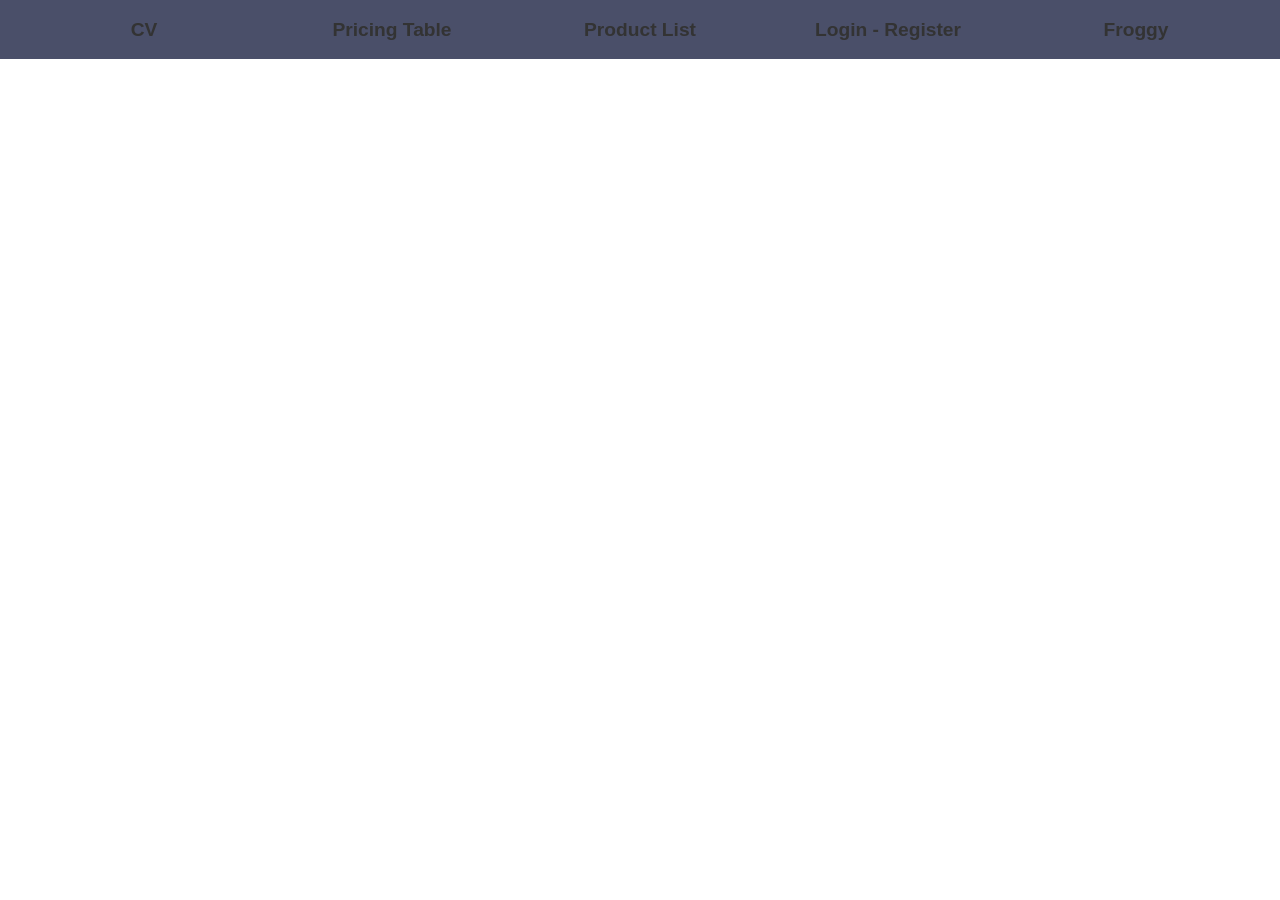
<file: index.html>
<!DOCTYPE html>
<html lang="en">
  <head>
    <meta charset="UTF-8" />
    <meta name="viewport" content="width=device-width, initial-scale=1.0" />
    <title>Home Page</title>

    <!-- Styles -->
    <link rel="stylesheet" href="./css/reset.css" />
    <link rel="stylesheet" href="./css/style.css" />
  </head>
  <body>
    <div class="container-home">
      <ul>
        <li><a href="./cv-flex.html" target="_blank">CV</a></li>
        <li>
          <a href="./pricing-table-flex.html" target="_blank">Pricing Table</a>
        </li>
        <li><a href="./product-list.html" target="_blank">Product List</a></li>
        <li>
          <a href="./register-layout.html" target="_blank">Login - Register</a>
        </li>
        <li><a href="./froggy.html" target="_blank">Froggy</a></li>
      </ul>
    </div>
  </body>
</html>
</file>
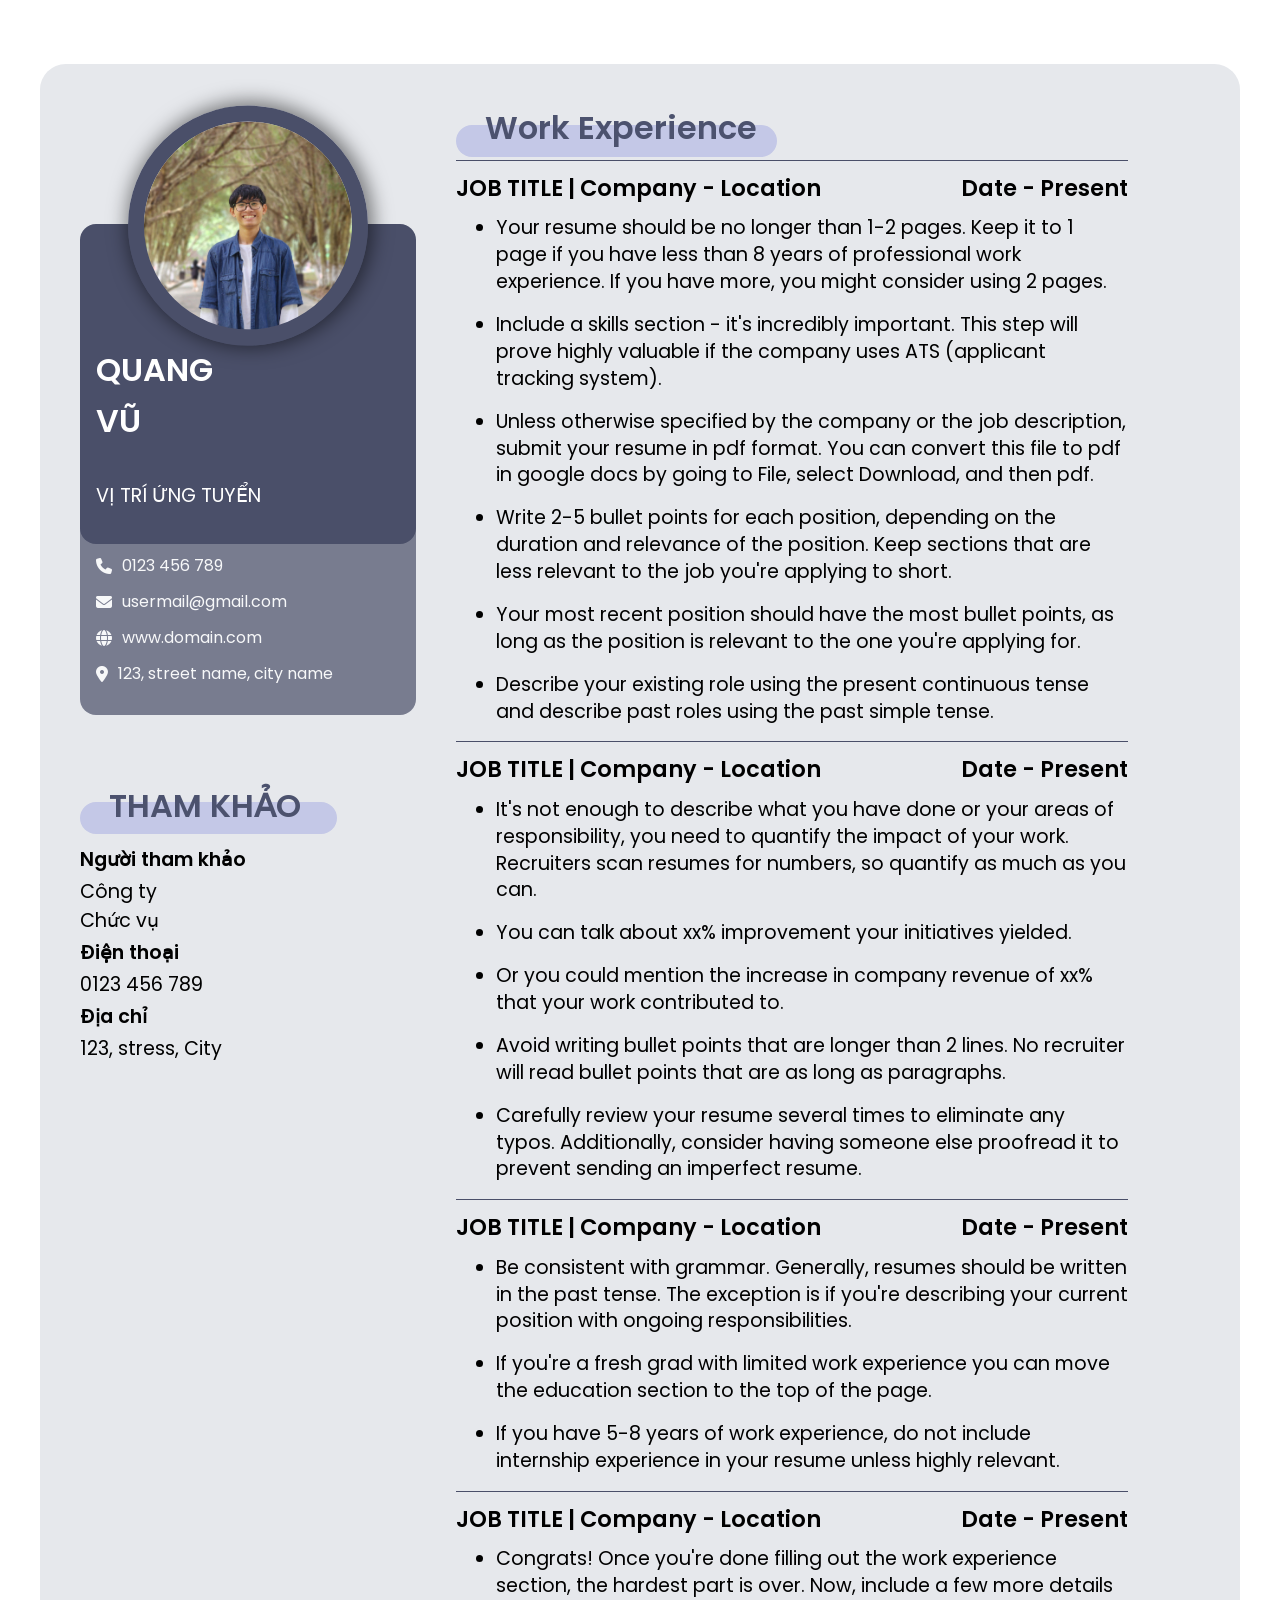
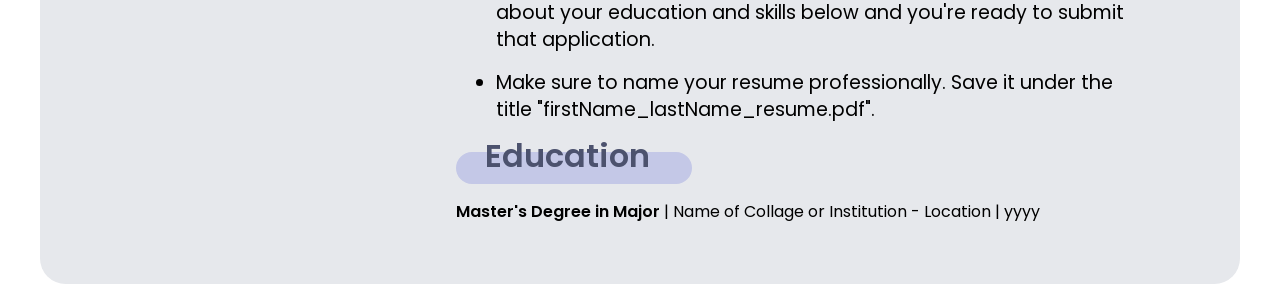
<file: cv-flex.html>
<!DOCTYPE html>
<html lang="en">
  <head>
    <meta charset="UTF-8" />
    <meta name="viewport" content="width=device-width, initial-scale=1.0" />
    <title>CV Christopher Miller</title>
    <!-- Font -->
    <link rel="preconnect" href="https://fonts.googleapis.com" />
    <link rel="preconnect" href="https://fonts.gstatic.com" crossorigin="" />
    <link
      href="https://fonts.googleapis.com/css2?family=Montserrat:ital,wght@0,100..900;1,100..900&amp;family=Poppins:ital,wght@0,100;0,200;0,300;0,400;0,500;0,600;0,700;0,800;0,900;1,100;1,200;1,300;1,400;1,500;1,600;1,700;1,800;1,900&amp;display=swap"
      rel="stylesheet"
    />
    <!-- Icon -->
    <link
      rel="stylesheet"
      href="https://cdnjs.cloudflare.com/ajax/libs/font-awesome/6.7.2/css/all.min.css"
      integrity="sha512-Evv84Mr4kqVGRNSgIGL/F/aIDqQb7xQ2vcrdIwxfjThSH8CSR7PBEakCr51Ck+w+/U6swU2Im1vVX0SVk9ABhg=="
      crossorigin="anonymous"
      referrerpolicy="no-referrer"
    />
    <!-- Styles -->
    <link rel="stylesheet" href="./css/reset.css" />
    <link rel="stylesheet" href="./css/style.css" />
  </head>
  <body>
    <div class="container-cv">
      <div class="wrapper">
        <!-- Sidebar -->
        <div class="sidebar">
          <div class="user">
            <img src="./img/avt.jpg" alt="" />
            <div class="info">
              <span class="name">Quang Vũ</span>
              <span class="apply">VỊ TRÍ ỨNG TUYỂN</span>
            </div>
          </div>
          <div class="contacts">
            <div class="item">
              <span class="icon"><i class="fa-solid fa-phone"></i></span>
              <span class="info">0123 456 789</span>
            </div>
            <div class="item">
              <span class="icon"><i class="fa-solid fa-envelope"></i></span>
              <span class="info">usermail@gmail.com</span>
            </div>
            <div class="item">
              <span class="icon"><i class="fa-solid fa-globe"></i></span>
              <span class="info">www.domain.com</span>
            </div>
            <div class="item">
              <span class="icon"><i class="fa-solid fa-location-dot"></i></span>
              <span class="info">123, street name, city name</span>
            </div>
          </div>
          <div class="box reference">
            <h1 class="title">THAM KHẢO</h1>
            <div class="item">
              <h2>Người tham khảo</h2>
              <div class="info">
                <span>Công ty</span>
                <span>Chức vụ</span>
              </div>
            </div>
            <div class="item">
              <h2>Điện thoại</h2>
              <div class="info">
                <span>0123 456 789</span>
              </div>
            </div>
            <div class="item">
              <h2>Địa chỉ</h2>
              <div class="info">
                <span>123, stress, City</span>
              </div>
            </div>
          </div>
        </div>
        <!-- Main Content -->
        <div class="main">
          <!-- Content -->
          <div class="box content">
            <h1>Work Experience</h1>

            <!-- Block 1 -->
            <div class="content-block">
              <div class="heading">
                <h2>JOB TITLE | Company - Location</h2>
                <h2>Date - Present</h2>
              </div>

              <!-- list -->
              <div class="list">
                <ul>
                  <li>
                    Your resume should be no longer than 1-2 pages. Keep it to 1
                    page if you have less than 8 years of professional work
                    experience. If you have more, you might consider using 2
                    pages.
                  </li>
                  <li>
                    Include a skills section - it's incredibly important. This
                    step will prove highly valuable if the company uses ATS
                    (applicant tracking system).
                  </li>
                  <li>
                    Unless otherwise specified by the company or the job
                    description, submit your resume in pdf format. You can
                    convert this file to pdf in google docs by going to File,
                    select Download, and then pdf.
                  </li>
                  <li>
                    Write 2-5 bullet points for each position, depending on the
                    duration and relevance of the position. Keep sections that
                    are less relevant to the job you're applying to short.
                  </li>
                  <li>
                    Your most recent position should have the most bullet
                    points, as long as the position is relevant to the one
                    you're applying for.
                  </li>
                  <li>
                    Describe your existing role using the present continuous
                    tense and describe past roles using the past simple tense.
                  </li>
                </ul>
              </div>
            </div>

            <!-- Block 2 -->
            <div class="content-block">
              <div class="heading">
                <h2>JOB TITLE | Company - Location</h2>
                <h2>Date - Present</h2>
              </div>

              <!-- list -->
              <div class="list">
                <ul>
                  <li>
                    It's not enough to describe what you have done or your areas
                    of responsibility, you need to quantify the impact of your
                    work. Recruiters scan resumes for numbers, so quantify as
                    much as you can.
                  </li>
                  <li>
                    You can talk about xx% improvement your initiatives yielded.
                  </li>
                  <li>
                    Or you could mention the increase in company revenue of xx%
                    that your work contributed to.
                  </li>
                  <li>
                    Avoid writing bullet points that are longer than 2 lines. No
                    recruiter will read bullet points that are as long as
                    paragraphs.
                  </li>
                  <li>
                    Carefully review your resume several times to eliminate any
                    typos. Additionally, consider having someone else proofread
                    it to prevent sending an imperfect resume.
                  </li>
                </ul>
              </div>
            </div>

            <!-- Block 3 -->
            <div class="content-block">
              <div class="heading">
                <h2>JOB TITLE | Company - Location</h2>
                <h2>Date - Present</h2>
              </div>

              <!-- list -->
              <div class="list">
                <ul>
                  <li>
                    Be consistent with grammar. Generally, resumes should be
                    written in the past tense. The exception is if you're
                    describing your current position with ongoing
                    responsibilities.
                  </li>
                  <li>
                    If you're a fresh grad with limited work experience you can
                    move the education section to the top of the page.
                  </li>
                  <li>
                    If you have 5-8 years of work experience, do not include
                    internship experience in your resume unless highly relevant.
                  </li>
                </ul>
              </div>
            </div>

            <!-- Block 4 -->
            <div class="content-block">
              <div class="heading">
                <h2>JOB TITLE | Company - Location</h2>
                <h2>Date - Present</h2>
              </div>

              <!-- list -->
              <div class="list">
                <ul>
                  <li>
                    Congrats! Once you're done filling out the work experience
                    section, the hardest part is over. Now, include a few more
                    details about your education and skills below and you're
                    ready to submit that application.
                  </li>
                  <li>
                    Make sure to name your resume professionally. Save it under
                    the title "firstName_lastName_resume.pdf".
                  </li>
                </ul>
              </div>
            </div>
            <div class="box education">
              <h1>Education</h1>
              <p>
                <b>Master's Degree in Major</b> | Name of Collage or Institution
                - Location | yyyy
              </p>
            </div>
          </div>
        </div>
      </div>
    </div>
  </body>
</html>
</file>
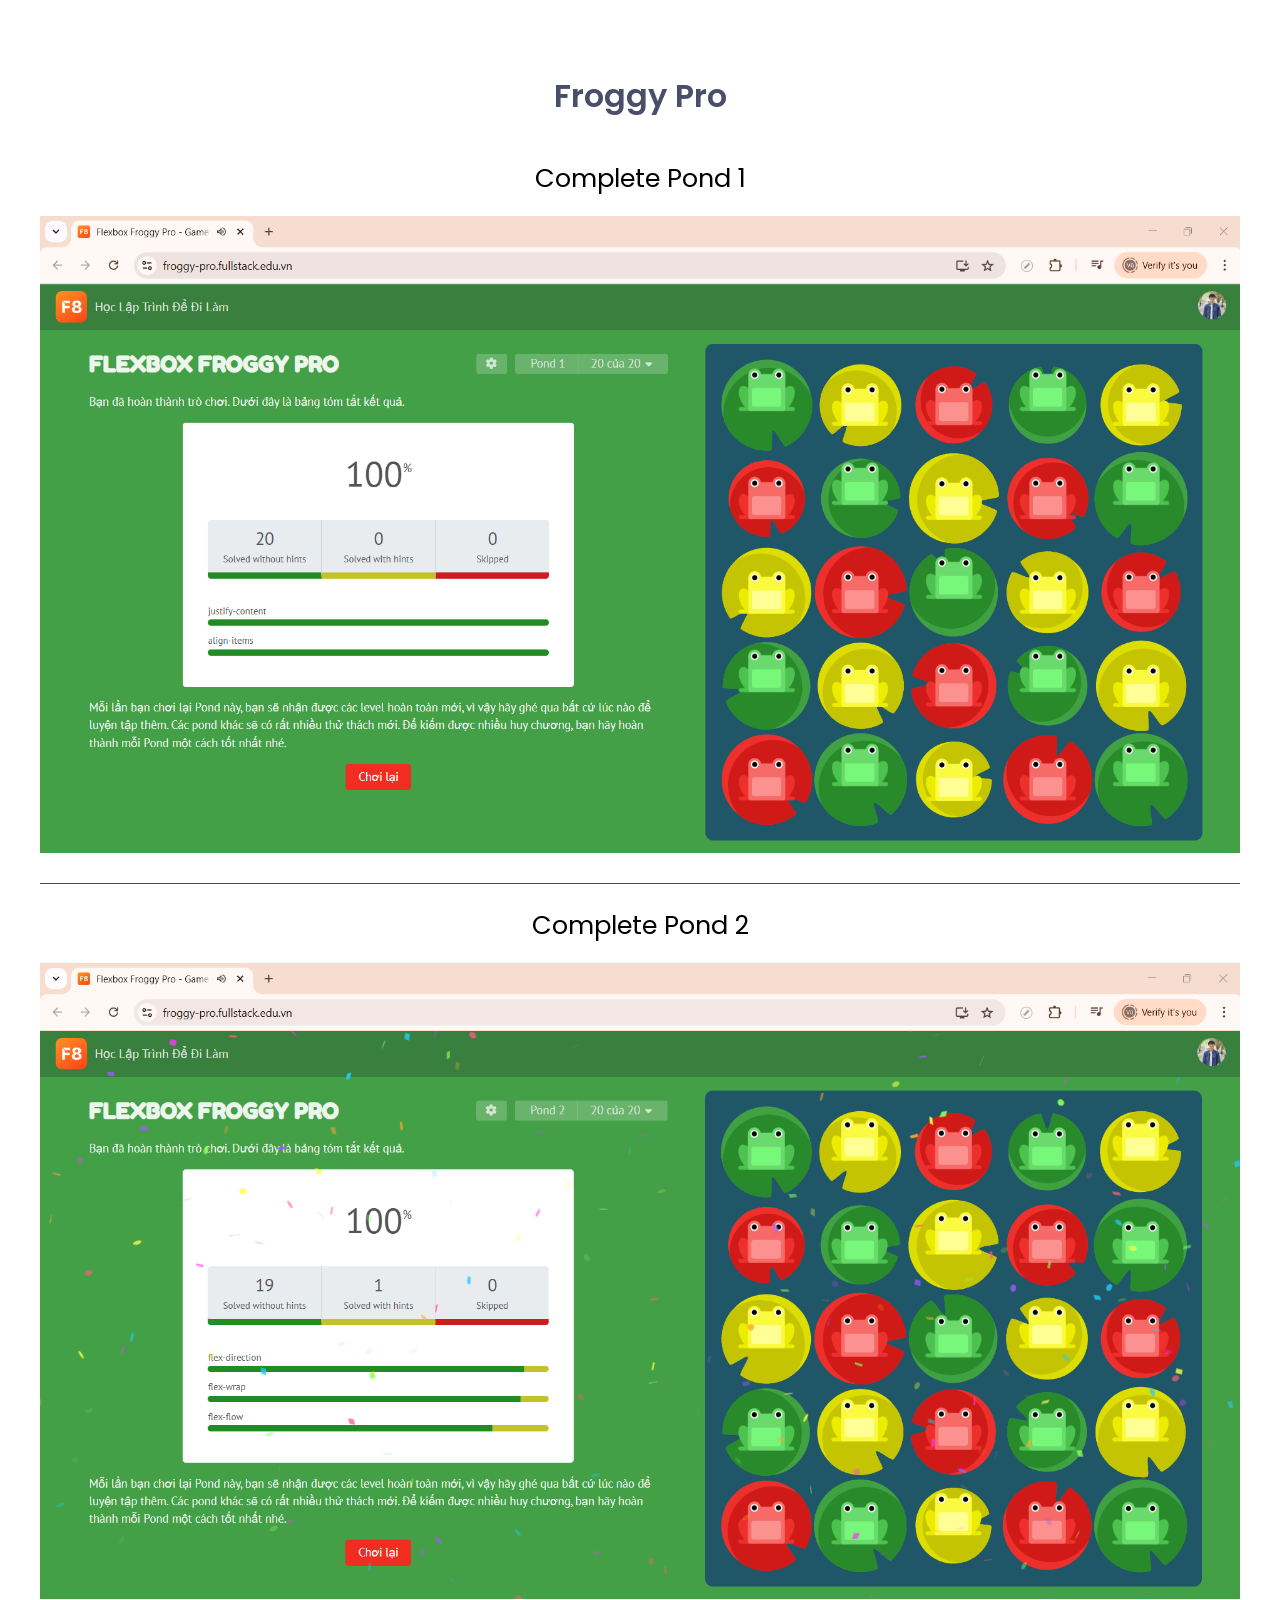
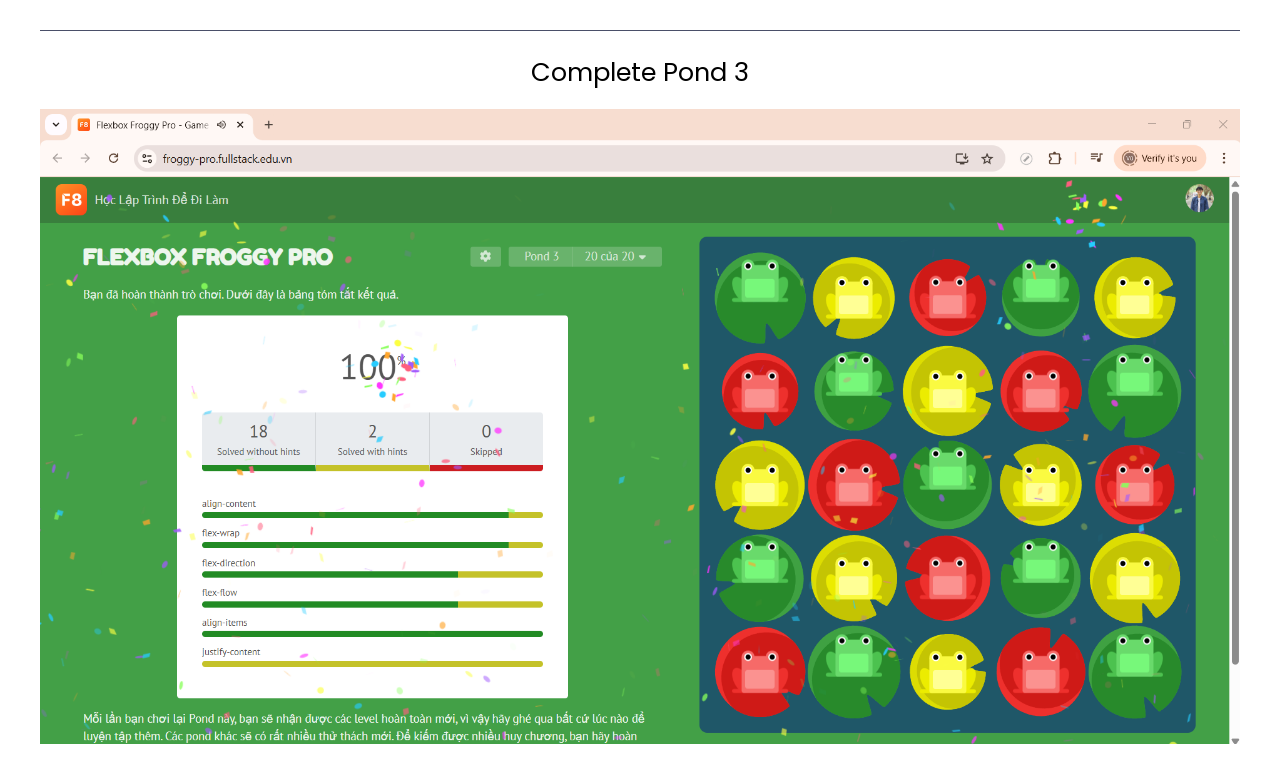
<file: froggy.html>
<!DOCTYPE html>
<html lang="en">
  <head>
    <meta charset="UTF-8" />
    <meta name="viewport" content="width=device-width, initial-scale=1.0" />
    <title>Froggy</title>
    <!-- Font -->
    <link rel="preconnect" href="https://fonts.googleapis.com" />
    <link rel="preconnect" href="https://fonts.gstatic.com" crossorigin="" />
    <link
      href="https://fonts.googleapis.com/css2?family=Montserrat:ital,wght@0,100..900;1,100..900&amp;family=Poppins:ital,wght@0,100;0,200;0,300;0,400;0,500;0,600;0,700;0,800;0,900;1,100;1,200;1,300;1,400;1,500;1,600;1,700;1,800;1,900&amp;display=swap"
      rel="stylesheet"
    />
    <!-- Styles -->
    <link rel="stylesheet" href="./css/reset.css" />
    <link rel="stylesheet" href="./css/style.css" />
  </head>
  <body>
    <div class="container-froggy">
      <h1>Froggy Pro</h1>
      <div class="box">
        <h2>Complete Pond 1</h2>
        <img src="./img/froggy-1.png" alt="Pond 1" />
      </div>
      <div class="box">
        <h2>Complete Pond 2</h2>
        <img src="./img/froggy-2.png" alt="Pond 2" />
      </div>
      <div class="box">
        <h2>Complete Pond 3</h2>
        <img src="./img/froggy-3.png" alt="Pond 3" />
      </div>
    </div>
  </body>
</html>
</file>
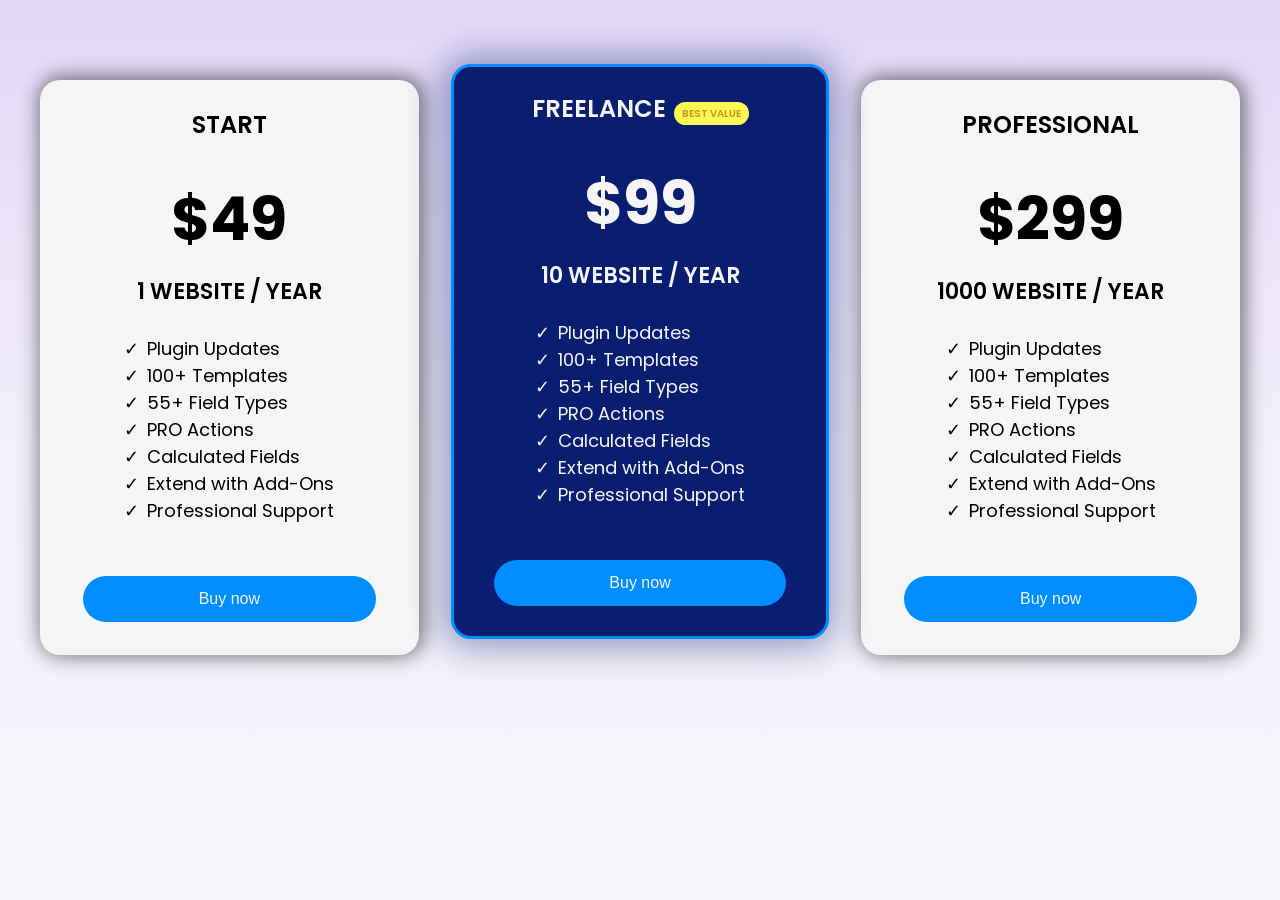
<file: pricing-table-flex.html>
<!DOCTYPE html>
<html lang="en">
  <head>
    <meta charset="UTF-8" />
    <meta name="viewport" content="width=device-width, initial-scale=1.0" />
    <title>Pricing Table Flex</title>
    <!-- Font -->
    <link rel="preconnect" href="https://fonts.googleapis.com" />
    <link rel="preconnect" href="https://fonts.gstatic.com" crossorigin="" />
    <link
      href="https://fonts.googleapis.com/css2?family=Montserrat:ital,wght@0,100..900;1,100..900&amp;family=Poppins:ital,wght@0,100;0,200;0,300;0,400;0,500;0,600;0,700;0,800;0,900;1,100;1,200;1,300;1,400;1,500;1,600;1,700;1,800;1,900&amp;display=swap"
      rel="stylesheet"
    />
    <!-- Styles -->
    <link rel="stylesheet" href="./css/reset.css" />
    <link rel="stylesheet" href="./css/style.css" />
  </head>
  <body>
    <div class="pricing-table">
      <div class="container">
        <!-- Price 1 -->
        <div class="box">
          <h1>Start</h1>
          <span class="price">$49</span>
          <h2>1 WEBSITE / YEAR</h2>
          <ul class="check-list">
            <li class="check-list-item">Plugin Updates</li>
            <li class="check-list-item">100+ Templates</li>
            <li class="check-list-item">55+ Field Types</li>
            <li class="check-list-item">PRO Actions</li>
            <li class="check-list-item">Calculated Fields</li>
            <li class="check-list-item">Extend with Add-Ons</li>
            <li class="check-list-item">Professional Support</li>
          </ul>
          <button>Buy now</button>
        </div>
        <!-- Price 2 -->
        <div class="box">
          <h1>Freelance</h1>
          <span class="price">$99</span>
          <h2>10 WEBSITE / YEAR</h2>
          <ul class="check-list">
            <li class="check-list-item">Plugin Updates</li>
            <li class="check-list-item">100+ Templates</li>
            <li class="check-list-item">55+ Field Types</li>
            <li class="check-list-item">PRO Actions</li>
            <li class="check-list-item">Calculated Fields</li>
            <li class="check-list-item">Extend with Add-Ons</li>
            <li class="check-list-item">Professional Support</li>
          </ul>
          <button>Buy now</button>
        </div>
        <!-- Price 3 -->
        <div class="box">
          <h1>Professional</h1>
          <span class="price">$299</span>
          <h2>1000 WEBSITE / YEAR</h2>
          <ul class="check-list">
            <li class="check-list-item">Plugin Updates</li>
            <li class="check-list-item">100+ Templates</li>
            <li class="check-list-item">55+ Field Types</li>
            <li class="check-list-item">PRO Actions</li>
            <li class="check-list-item">Calculated Fields</li>
            <li class="check-list-item">Extend with Add-Ons</li>
            <li class="check-list-item">Professional Support</li>
          </ul>
          <button>Buy now</button>
        </div>
      </div>
    </div>
  </body>
</html>
</file>
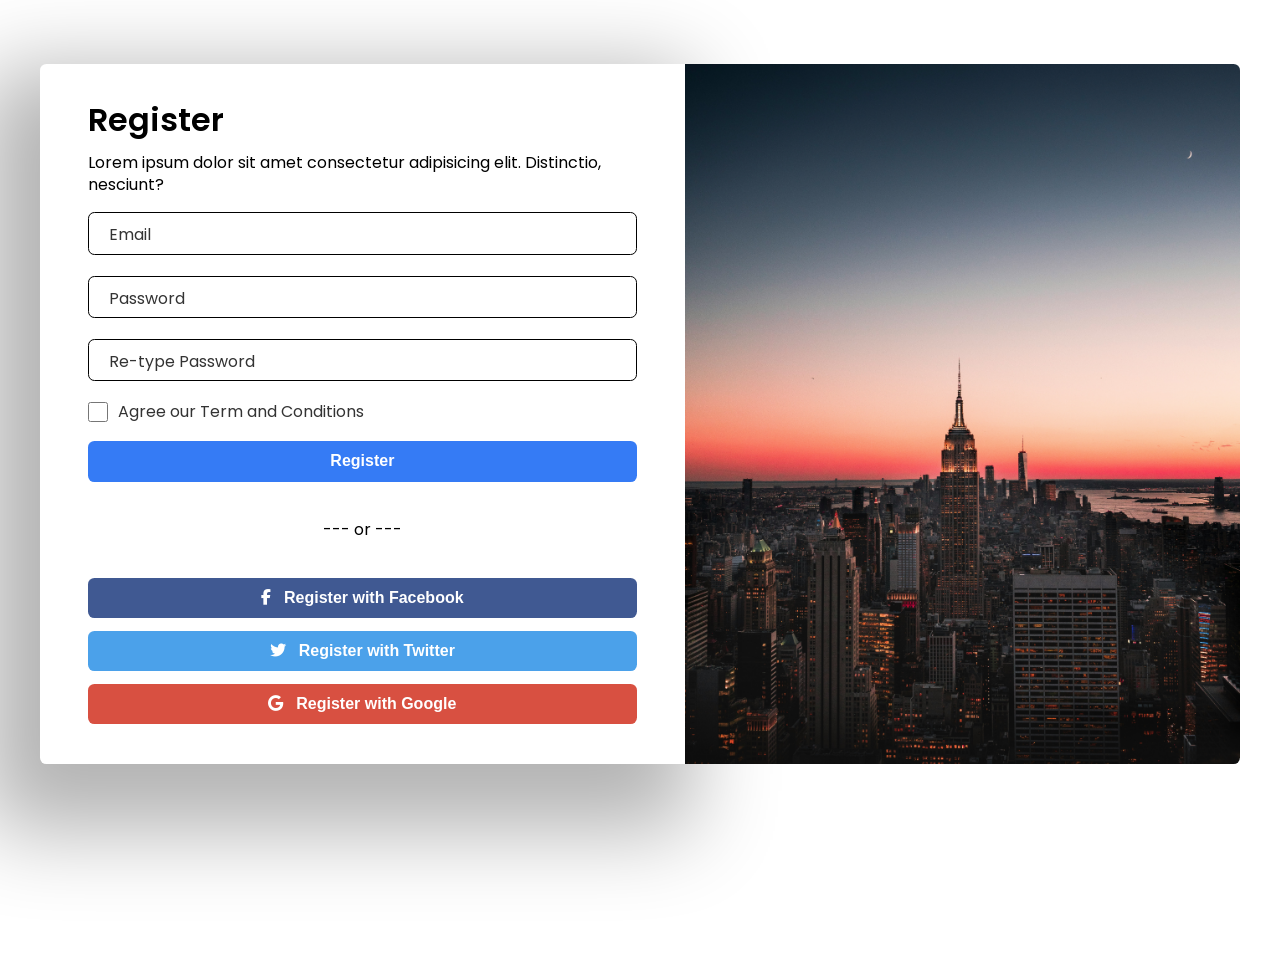
<file: register-layout.html>
<!DOCTYPE html>
<html lang="en">
  <head>
    <meta charset="UTF-8" />
    <meta name="viewport" content="width=device-width, initial-scale=1.0" />
    <title>Register Layout</title>
    <!-- Font -->
    <link rel="preconnect" href="https://fonts.googleapis.com" />
    <link rel="preconnect" href="https://fonts.gstatic.com" crossorigin="" />
    <link
      href="https://fonts.googleapis.com/css2?family=Montserrat:ital,wght@0,100..900;1,100..900&amp;family=Poppins:ital,wght@0,100;0,200;0,300;0,400;0,500;0,600;0,700;0,800;0,900;1,100;1,200;1,300;1,400;1,500;1,600;1,700;1,800;1,900&amp;display=swap"
      rel="stylesheet"
    />
    <!-- Icon -->
    <link
      rel="stylesheet"
      href="https://cdnjs.cloudflare.com/ajax/libs/font-awesome/6.7.2/css/all.min.css"
      integrity="sha512-Evv84Mr4kqVGRNSgIGL/F/aIDqQb7xQ2vcrdIwxfjThSH8CSR7PBEakCr51Ck+w+/U6swU2Im1vVX0SVk9ABhg=="
      crossorigin="anonymous"
      referrerpolicy="no-referrer"
    />
    <!-- Styles -->
    <link rel="stylesheet" href="./css/reset.css" />
    <link rel="stylesheet" href="./css/style.css" />
  </head>
  <body>
    <div class="container-register">
      <div class="wrapper">
        <h1>Register</h1>
        <p>
          Lorem ipsum dolor sit amet consectetur adipisicing elit. Distinctio,
          nesciunt?
        </p>
        <form action="" autocomplete="off">
          <div class="form-group">
            <input type="email" placeholder=" " required />
            <label for="email">Email</label>
          </div>
          <div class="form-group">
            <input type="password" placeholder=" " required />
            <label for="password">Password</label>
          </div>
          <div class="form-group">
            <input type="password" placeholder=" " required />
            <label for="retype-password">Re-type Password</label>
          </div>
          <div class="checkbox">
            <label for="retype-password">Agree our Term and Conditions</label>
            <input type="checkbox" placeholder=" " id="retype-password" />
          </div>
          <button type="submit">Register</button>
        </form>
        <span class="or">--- or ---</span>
        <div class="register-with">
          <button class="facebook">
            <span><i class="fa-brands fa-facebook-f"></i></span>
            <span>Register with Facebook</span>
          </button>
          <button class="twitter">
            <span><i class="fa-brands fa-twitter"></i></span>
            <span>Register with Twitter</span>
          </button>
          <button class="google">
            <span><i class="fa-brands fa-google"></i></span>
            <span>Register with Google</span>
          </button>
        </div>
      </div>
      <img src="./img/bg-city.jpg" alt="Background City" />
    </div>
  </body>
</html>
</file>
<file: css/style.css>
:root {
  /* Color */
  --primary-color: #4a4f69;
  --secondary-color: #c4c8e7;
  --text-color: #333;
}

* {
  margin: 0;
  padding: 0;
  box-sizing: border-box;
}

body {
  font-family: "Poppins", sans-serif;
  font-size: 62.5%;
  height: 100vh;
}

/* START: Home page */
.container-home {
  font-size: 1.2rem;
  padding: 1.25rem;
  background: var(--primary-color);
  font-weight: 600;
}
.container-home ul {
  display: flex;
  justify-content: space-between;
  align-items: center;
}

.container-home ul li {
  /* Positioning */
  position: relative;

  /* Display & Box Model */
  max-width: 9.5rem;
  width: 100%;
  margin: 0 auto;

  /* Text */
  text-align: center;

  /* Other */
  cursor: pointer;
}

.container-home ul li a {
  display: inline-block;
  width: 100%;
  color: var(--text-color);
  transition: color 0.4s ease-out;
}

.container-home ul li::before,
.container-home ul li::after {
  content: "";
  /* Positioning */
  position: absolute;
  bottom: -5px;
  left: 0;

  /* Display & Box Model */
  width: 100%;
  height: 0.2rem;

  /* Color */
  background: linear-gradient(to right, #ff0000, #00ffff);

  /* Other */
  transform: scaleX(0);
  transform-origin: right;
  transition: transform 0.4s ease-out;
}

.container-home ul li::before {
  top: -5px;
  transform-origin: left;
}

.container-home ul li:hover::before,
.container-home ul li:hover::after {
  transform: scaleX(1);
}

.container-home ul li:hover a {
  color: #fff;
}
/* END: Home page */

/* START: CV */
.container-cv {
  /* Display & Box Model */
  display: flex;
  max-width: 1200px;
  margin: 4rem auto;
  height: auto;
  border-radius: 1.6rem;

  /* Color */
  background: #e6e8ec;

  /* Text */
  font-size: 1rem;
}

.container-cv .wrapper {
  display: flex;
  gap: 2.5rem;
  width: 100%;
  margin-block: 3rem;
  padding-inline: 2.5rem;
}

.container-cv .wrapper .sidebar {
  display: flex;
  flex-direction: column;
  width: 30%;
  margin-top: 3rem;
}

.container-cv .wrapper .sidebar .user {
  /* Positioning */
  position: relative;
  top: 0;
  z-index: 1;

  /* Display & Box Model */
  display: flex;
  flex-direction: column;
  min-height: 20rem;
  padding: 6rem 1rem 0;
  margin-top: 4rem;
  border-radius: 1rem;

  /* Color */
  background: var(--primary-color);
}

.container-cv .wrapper .sidebar .user img {
  /* Positioning */
  position: absolute;
  bottom: 50%;

  /* Display & Box Model */
  width: 15rem;
  height: 15rem;
  align-self: center;
  object-fit: cover;
  border-radius: 50%;
  border: 1rem solid var(--primary-color);

  /* Other */
  transform: translateY(-16%);
  box-shadow: 2px -1px 19px 3px rgba(0, 0, 0, 0.5);
  -webkit-box-shadow: 2px -1px 19px 3px rgba(0, 0, 0, 0.5);
  -moz-box-shadow: 2px -1px 19px 3px rgba(0, 0, 0, 0.5);
}

.container-cv .wrapper .sidebar .user .info {
  color: #fff;
}

.container-cv .wrapper .sidebar .user .info .name {
  /* Display & Box Model */
  display: inline-block;
  max-width: 120px;
  padding-block: 1.5rem;

  /* Text */
  font-size: 2rem;
  line-height: 1.6;
  font-weight: 600;
  text-transform: uppercase;
}

.container-cv .wrapper .sidebar .user .info .apply {
  display: block;
  margin-block: 1rem;
  font-size: 1.2rem;
}

.container-cv .wrapper .sidebar .contacts {
  /* Positioning */
  position: relative;
  top: -3%;

  /* Display & Box Model */
  display: flex;
  flex-direction: column;
  gap: 1.2rem;
  width: 100%;
  padding: 4rem 1rem 2rem;
  border-bottom-left-radius: 1rem;
  border-bottom-right-radius: 1rem;

  /* Color */
  background: var(--primary-color);
  opacity: 0.7;
}

.container-cv .wrapper .sidebar .contacts .item {
  display: flex;
  column-gap: 0.6rem;
  color: #fff;
}

.container-cv .wrapper .sidebar .box.reference {
  width: 100%;
  padding-top: 2.5rem;
}

.container-cv .wrapper .sidebar .box.reference .title,
.container-cv .wrapper .main .box.content h1 {
  /* Positioning */
  position: relative;
  z-index: 1;

  /* Display & Box Model */
  width: fit-content;
  padding-inline: 1.8rem;

  /* Text */
  font-size: 2rem;
  font-weight: 600;

  /* Color */
  color: #4c526e;

  /* Other */
  transform: translateY(-50%);
}

.container-cv .wrapper .sidebar .box.reference h1::after,
.container-cv .wrapper .main .box h1::after {
  content: "";
  /* Positioning */
  position: absolute;
  left: 0;
  bottom: -40%;
  z-index: -1;

  /* Display & Box Model */
  width: 80%;
  padding: 1rem 1.8rem;
  border-radius: 1rem;

  /* Color */
  background: var(--secondary-color);
}

.container-cv .wrapper .sidebar .box.reference .item {
  display: flex;
  flex-direction: column;
  gap: 0.8rem;
  font-weight: 400;
  font-size: 1.2rem;
}
.container-cv .wrapper .sidebar .box.reference .item h2 {
  font-weight: 600;
  margin-top: 0.8rem;
}

.container-cv .wrapper .sidebar .box.reference .item .info {
  display: flex;
  flex-direction: column;
  gap: 0.6rem;
}

.container-cv .wrapper .main {
  /* Display & Box Model */
  display: flex;
  flex-direction: column;
  width: 60%;
  margin-top: 1rem;

  /* Text */
  font-size: 1rem;
}

.container-cv .wrapper .main .content-block .heading {
  /* Display & Box Model */
  display: flex;
  justify-content: space-between;
  border-top: 1px solid var(--primary-color);
  padding-block: 1rem;

  /* Text */
  font-size: 1.4rem;
  font-weight: 600;
}

.container-cv .wrapper .main .content-block .list ul {
  /* Display & Box Model */
  display: flex;
  flex-direction: column;
  gap: 1rem;
  margin-bottom: 1rem;
  margin-left: 2.5rem;

  /* Text */
  font-size: 1.2rem;
  line-height: 1.4;
  list-style: disc;
}

.container-cv .wrapper .main .education {
  margin-top: 2rem;
}

.container-cv .wrapper .main .education p {
  padding-block: 1rem;
}

.container-cv .wrapper .main .education b {
  font-weight: 600;
}
/* END: CV */

/* START: Pricing Table Flex */
.pricing-table {
  min-height: 100vh;
  background: linear-gradient(to bottom, #e2d8f7, #f3effb, #f7f4fb);
}

.pricing-table .container {
  display: flex;
  gap: 2rem;
  max-width: 1200px;
  margin: 0 auto;
  font-size: 0;
}

.pricing-table .container .box {
  /* Display & Box Model */
  display: flex;
  flex-direction: column;
  align-items: center;
  max-width: 380px;
  width: 100%;
  margin-top: 5rem;
  padding: 10px 40px;
  border: 3px solid transparent;
  border-radius: 20px;
  gap: 2rem;

  /* Color */
  background: #f5f5f5;

  /* Text */
  text-align: center;
  transition: transform 0.4s ease-out;

  /* Other */
  box-shadow: 2px -1px 19px 3px rgba(0, 0, 0, 0.5);
  -webkit-box-shadow: 2px -1px 19px 3px rgba(0, 0, 0, 0.5);
  -moz-box-shadow: 2px -1px 19px 3px rgba(0, 0, 0, 0.5);
}
.pricing-table .container .box:last-child {
  margin-right: 0;
}

.pricing-table .container .box:hover {
  border: 3px solid #008dff;
  box-shadow: -1px 1px 34px 9px rgba(9, 30, 113, 0.4);
  -webkit-box-shadow: -1px 1px 34px 9px rgba(9, 30, 113, 0.4);
  -moz-box-shadow: -1px 1px 34px 9px rgba(9, 30, 113, 0.4);
  transform: translateY(-1rem);
  cursor: pointer;
}

.pricing-table .container .box:nth-child(2) {
  border: 3px solid #008dff;
  background: #091e71;
  color: #f5f5f5;
  transform: translateY(-1rem);
  box-shadow: -1px 1px 34px 9px rgba(9, 30, 113, 0.4);
  -webkit-box-shadow: -1px 1px 34px 9px rgba(9, 30, 113, 0.4);
  -moz-box-shadow: -1px 1px 34px 9px rgba(9, 30, 113, 0.4);
}

.pricing-table .container .box:nth-child(2) h1::after {
  content: "Best Value";
  /* Display & Box Model */
  margin-left: 8px;
  padding: 4px 8px;
  border-radius: 12px;

  /* Color */
  background: #fff754;
  color: #c69427;

  /* Text */
  font-size: 10px;
  text-align: center;
}

.pricing-table .container .box h1 {
  /* Display & Box Model */
  margin-block: 20px;

  /* Text */
  font-size: 24px;
  font-weight: 600;
  text-transform: uppercase;
}

.pricing-table .container .box .price {
  font-size: 60px;
  font-weight: 700;
}

.pricing-table .container .box h2 {
  font-size: 22px;
  font-weight: 600;
}

.pricing-table .container .box .check-list {
  text-align: left;
}

.pricing-table .container .box .check-list .check-list-item {
  line-height: 1.5;
  font-size: 18px;
}

.pricing-table .container .box .check-list .check-list-item::before {
  content: "✓";
  margin-right: 8px;
}

.pricing-table .container .box button {
  /* Display & Box Model */
  width: 100%;
  padding-block: 14px;
  margin-block: 20px;
  border: none;
  border-radius: 50px;

  /* Color */
  background: #008dff;
  color: #f5f5f5;

  /* Text */
  font-size: 16px;

  /* Other */
  cursor: pointer;
}
/* END: Pricing Table Flex */

/* START: Product List */
.container-products {
  width: 100%;
}

.container-products .header {
  background-color: #ffd500;
}

.container-products .header .wrapper {
  display: flex;
  justify-content: space-around;
  align-items: center;
  margin: auto;
  max-width: 1200px;
  width: 100%;
  padding-block: 1rem;
}

.container-products .header .wrapper .logo {
  background-image: url("https://cdnv2.tgdd.vn/webmwg/2024/ContentMwg/images/homev2/desk/iconnew-min.png?v=4");
  background-repeat: no-repeat;
  display: inline-block;
  height: 30px;
  width: 30px;
  line-height: 30px;
  vertical-align: middle;
  background-size: 310px 257px;
  background-position: 0 -176px;
  width: 228px;
  height: 40px;
}

.container-products .header .wrapper .search {
  display: flex;
  align-items: center;
  position: relative;
  width: 25rem;
  background: #fff;
  border-radius: 32px;
}

.container-products .header .wrapper .search input {
  /* Display & Box Model */
  width: 100%;
  height: 2.5rem;
  padding-left: 2.5rem;
  padding-right: 1rem;
  border-radius: 32px;
  border: none;

  /* Text */
  line-height: 1.6;
  font-size: 0.8rem;
  outline: none;
}

.container-products .header .wrapper .search span {
  position: absolute;
  z-index: 1;
  left: 0;
  transform: translateX(70%);
  font-size: 1rem;
}

.container-products .header .wrapper .profile a,
.container-products .header .wrapper .cart a,
.container-products .header .wrapper .address a {
  font-size: 1rem;
  color: #333;
  height: 2.4rem;
  padding: 10px 8px;
  border-radius: 32px;
  transition: all 0.2s ease-out;
}

.container-products .header .wrapper .profile a:hover,
.container-products .header .wrapper .cart a:hover,
.container-products .header .wrapper .address a:hover {
  border-radius: 32px;
  background-color: #fe9;
}

.container-products .header .wrapper .address {
  position: relative;
  width: 15rem;
}
.container-products .header .wrapper .address a {
  display: block;
}

.container-products .header .wrapper .address a span + span {
  padding-inline: 0.4rem;
}

.container-products .header .wrapper .address a span::before {
  position: absolute;
  content: ">";
  right: 1rem;
}

.container-products .main {
  padding-block: 1rem;
  background-color: #f2f4f7;
}

.container-products .main .wrapper {
  background: #fff;
  margin-top: 20px;
  border-radius: 1rem;
  overflow: hidden;
  padding-top: 20px;
  max-width: 1200px;
  width: 100%;
  margin: 0 auto;
}

.container-products .main .wrapper h3 {
  color: #1d2939;
  font-size: 1.5rem;
  padding: 0 0 20px 20px;
  font-weight: 600;
}

.container-products .main .wrapper .product-list {
  display: flex;
  justify-content: flex-start;
  align-items: center;
  flex-wrap: wrap;
  gap: 10px;
  padding: 0 20px 15px;
}

.container-products .main .wrapper .product-list .item {
  display: flex;
  flex-direction: column;
  align-items: center;
  gap: 0.4rem;
  padding: 10px;
  flex-shrink: 1;
  flex-basis: 185px;
  border: 1px solid #eaecf0;
}

.container-products .main .wrapper .product-list .item .info {
  display: flex;
  flex-direction: column;
}

.container-products .main .wrapper .product-list .item .info .big-sale {
  /* Display & Box Model */
  display: flex;
  align-items: center;
  justify-items: flex-start;
  width: fit-content;
  padding-right: 0.6rem;
  margin-block: 0.6rem;
  border-radius: 1.5rem;

  /* Color */
  color: #fff;
  background: linear-gradient(to right, #ef3006, #c60004);

  /* Text */
  font-size: 0.7rem;
  line-height: 0.8;
}

.container-products .main .wrapper .product-list .item .info .big-sale span {
  display: -webkit-box;
  -webkit-box-orient: vertical;
  margin-left: 3px;
  overflow: hidden;
  text-overflow: ellipsis;
  white-space: nowrap;
  -webkit-line-clamp: 2;
  text-transform: uppercase;
  line-height: 1.4;
  color: #fff;
}

.container-products .main .wrapper .product-list .item .info .name {
  font-size: 0.8rem;
  line-height: 1.5;
  padding: 0;
}

.container-products .main .wrapper .product-list .item .info .tag {
  display: flex;
  justify-content: flex-start;
  align-items: center;
  gap: 0.1rem;
  margin-block: 0.4rem;
}

.container-products .main .wrapper .product-list .item .info .tag span {
  background: #f2f4f7;
  border: 0;
  color: #667085;
  font-size: 12px;
  line-height: 12px;
  margin-right: 5px;
  padding: 4px 5px;
  white-space: nowrap;
  border-radius: 0.2rem;
}

.container-products .main .wrapper .product-list .item .info strong {
  font-size: 1.2rem;
  font-weight: 600;
  color: #e83a45;
  line-height: 1.6;
}

.container-products .main .wrapper .product-list .item .info .sale {
  display: flex;
  align-items: center;
  line-height: 1.2;
}

.container-products .main .wrapper .product-list .item .info .sale .original {
  font-size: 0.9rem;
  font-weight: 400;
  color: #98a2b3;
  text-decoration-line: line-through;
}

.container-products .main .wrapper .product-list .item .info .sale span + span {
  padding-left: 0.2rem;
  font-size: 0.8rem;
  font-weight: 400;
  color: #e83a45;
  margin-block: 0.4rem;
}

.container-products .main .wrapper .product-list .item .info .rating {
  display: flex;
  align-items: center;
  gap: 0.2rem;
  font-size: 0.8rem;
  padding-bottom: 1rem;
}
.container-products
  .main
  .wrapper
  .product-list
  .item
  .info
  .rating
  div
  span
  i {
  color: #ffb200;
}
/* END: Product List */

/* START: Register Layout */
.container-register {
  max-width: 1200px;
  width: 100%;
  height: 700px;
  margin: 4rem auto;
  display: flex;
  align-items: center;
  justify-content: center;
}
.container-register img {
  width: 50%;
  height: 100%;
  object-fit: cover;
  aspect-ratio: 1 / 2;
  border-top-right-radius: 0.4rem;
  border-bottom-right-radius: 0.4rem;
}

.container-register .wrapper {
  padding: 0 3rem;
  display: flex;
  height: 100%;
  flex-direction: column;
  justify-content: center;
  align-items: flex-start;
  gap: 1rem;
  box-shadow: -24px 36px 86px 31px rgba(0, 0, 0, 0.3);
  border-top-left-radius: 0.4rem;
  border-bottom-left-radius: 0.4rem;
}

.container-register .wrapper h1 {
  font-size: 2rem;
  font-weight: 600;
}

.container-register .wrapper p {
  font-size: 1rem;
  line-height: 1.4;
}
.container-register .wrapper form {
  width: 100%;
  display: flex;
  flex-direction: column;
  gap: 1.2rem;
}

.container-register .wrapper form .form-group {
  display: flex;
  flex-direction: column;
  position: relative;
  height: 44px;
}

.container-register .wrapper form .form-group input {
  padding: 0.7rem 1.3rem;
  border: 1px solid #000;
  transition: all 0.2s linear;
  outline: none;
  border-radius: 0.4rem;
  font-size: 1rem;
}

.container-register .wrapper form .form-group input:focus {
  border: 2px solid #00ff33;
}

.container-register .wrapper form .form-group input::placeholder {
  color: transparent;
}

.container-register .wrapper form .form-group label {
  /* Positioning */
  position: absolute;
  top: calc(50% - 12px);
  left: 1rem;
  box-sizing: border-box;

  padding: 5px;

  /* Color */
  background-color: #fff;

  /* Text */
  font-size: 1rem;

  /* Other */
  transition: all 0.2s linear;
  pointer-events: none;
}

.container-register .wrapper form .form-group input:required:invalid + label {
  color: var(--text-color);
}
.container-register .wrapper form .form-group input:focus:required:invalid {
  border: 2px solid #ff1443;
}

.container-register .wrapper form .form-group input:focus + label,
.container-register
  .wrapper
  form
  .form-group
  input:not(:placeholder-shown)
  + label {
  top: -12px;
  font-size: 0.8rem;
  color: #00ff33;
}

.container-register .wrapper form .checkbox {
  /* Display & Box Model */
  display: flex;
  align-items: center;
  flex-direction: row-reverse;
  justify-content: flex-end;
  gap: 0.6rem;

  /* Color */
  color: var(--text-color);

  /* Text */
  font-size: 1rem;

  /* Other */
  cursor: pointer;
}

.container-register .wrapper form .checkbox label {
  cursor: pointer;
}

.container-register .wrapper form .checkbox input {
  width: 20px;
  height: 20px;
}

.container-register .wrapper form button,
.container-register .wrapper .register-with button {
  /* Display & Box Model */
  display: flex;
  gap: 0.8rem;
  justify-content: center;
  align-items: center;
  padding: 0.7rem 1.3rem;
  border-radius: 0.4rem;
  border: none;

  /* Color */
  background-color: #357bf5;
  color: #fff;

  /* Text */
  font-weight: 600;
  font-size: 1rem;
}

.container-register .wrapper .or {
  margin-block: 1.5rem;
  font-size: 1rem;
  text-align: center;
  display: inline-block;
  width: 100%;
}

.container-register .wrapper .register-with {
  display: flex;
  flex-direction: column;
  width: 100%;
  gap: 0.8rem;
}

.container-register .wrapper .register-with .facebook {
  background-color: #405992;
}

.container-register .wrapper .register-with .twitter {
  background-color: #4ba1ea;
}

.container-register .wrapper .register-with .google {
  background-color: #d85041;
}
/* END: Register Layout */

/* START: Froggy */
.container-froggy {
  max-width: 1200px;
  width: 100%;
  margin: 5rem auto;
  display: flex;
  flex-direction: column;
  gap: 1.8rem;
}

.container-froggy h1 {
  color: var(--primary-color);
  font-weight: 600;
  font-size: 2rem;
  text-align: center;
  margin-bottom: 1.6rem;
}

.container-froggy .box {
  padding-bottom: 1.8rem;
  border-bottom: 1px solid var(--primary-color);
}

.container-froggy .box:last-child {
  border: none;
}

.container-froggy .box h2 {
  font-size: 1.6rem;
  text-align: center;
  margin-bottom: 1.5rem;
}

.container-froggy .box img {
  width: 100%;
}
/* END: Froggy */
</file>
